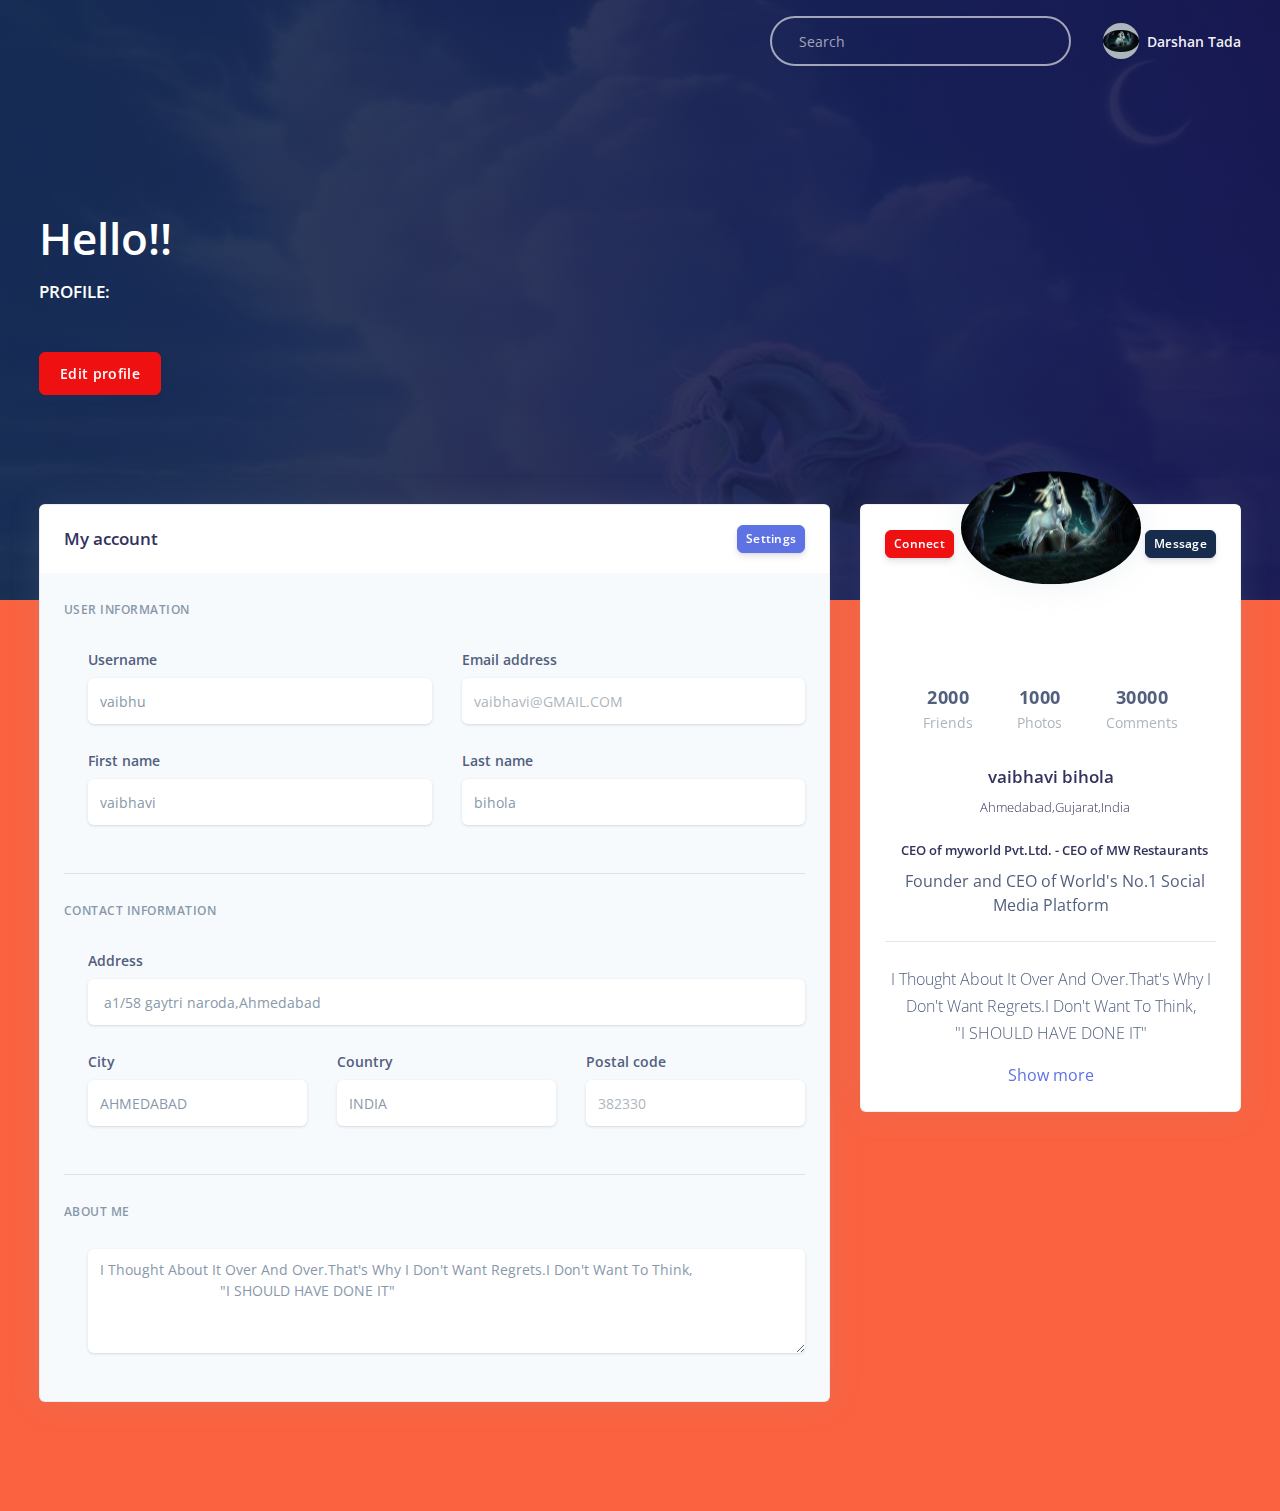
<file: modual-1-2/manage-profile/index.html>
<!DOCTYPE html>

<html>
    <head>
        <meta charset="utf-8">
        <meta http-equiv="X-UA-Compatible" content="IE=edge">
        <title></title>
        <meta name="description" content="">
        <meta name="viewport" content="width=device-width, initial-scale=1">
        <link rel="stylesheet" href="new.css">
    </head>
    <body>
        <link href="https://fonts.googleapis.com/css?family=Open+Sans:300,400,600,700" rel="stylesheet">

        <body> 
          <div class="main-content">
            <!-- Top navbar -->
            <nav class="navbar navbar-top navbar-expand-md navbar-dark" id="navbar-main">
              <div class="container-fluid">
               
                <form class="navbar-search navbar-search-dark form-inline mr-3 d-none d-md-flex ml-lg-auto">
                  <div class="form-group mb-0">
                    <div class="input-group input-group-alternative">
                      <div class="input-group-prepend">
                        <span class="input-group-text"><i class="fas fa-search"></i></span>
                      </div>
                      <input class="form-control" placeholder="Search" type="text">
                    </div>
                  </div>
                </form>
                <!-- User -->
                <ul class="navbar-nav align-items-center d-none d-md-flex">
                  <li class="nav-item dropdown">
                    <a class="nav-link pr-0" href="#" role="button" data-toggle="dropdown" aria-haspopup="true" aria-expanded="false">
                      <div class="media align-items-center">
                        <span class="avatar avatar-sm rounded-circle">
                          <img alt="Image placeholder" src="profile.jpg">
                        </span>
                        <div class="media-body ml-2 d-none d-lg-block">
                          <span class="mb-0 text-sm  font-weight-bold">Darshan Tada</span>
                        </div>
                      </div>
                    </a>
                    <div class="dropdown-menu dropdown-menu-arrow dropdown-menu-right">
                      <div class=" dropdown-header noti-title">
                        <h6 class="text-overflow m-0">Welcome!</h6>
                      </div>
                      <a href="../examples/profile.html" class="dropdown-item">
                        <i class="ni ni-single-02"></i>
                        <span>My profile</span> -->
                      </a>
                      <a href="../examples/profile.html" class="dropdown-item">
                        <i class="ni ni-settings-gear-65"></i>
                        <span>Settings</span>
                      </a>
                      <a href="../examples/profile.html" class="dropdown-item">
                        <i class="ni ni-calendar-grid-58"></i>
                        <span>Activity</span>
                      </a>
                      <a href="../examples/profile.html" class="dropdown-item">
                        <i class="ni ni-support-16"></i>
                        <span>Support</span>
                      </a>
                      <div class="dropdown-divider"></div>
                      <a href="#!" class="dropdown-item">
                        <i class="ni ni-user-run"></i>
                        <span>Logout</span>
                      </a>
                    </div>
                  </li>
                </ul>
              </div>
            </nav>
            <!-- Header -->
            <div class="header pb-8 pt-5 pt-lg-8 d-flex align-items-center" style="min-height: 600px; background-image: url(bg.jpg); background-size: cover; background-position: center;">
              <!-- Mask -->
              <span class="mask bg-gradient-default opacity-8"></span>
              <!-- Header container -->
              <div class="container-fluid d-flex align-items-center">
                <div class="row">
                  <div class="col-lg-7 col-md-10">
                    <h1 class="display-2 text-white">Hello!!</h1>
                    <h3 class="text-white mt-0 mb-5">PROFILE: </h3>
                    <a href="#!" class="btn btn-info">Edit profile</a>
                  </div>
                </div>
              </div>
            </div>
            <!-- Page content -->
            <div class="container-fluid mt--7 mb-3">
              <div class="row">
                <div class="col-xl-4 order-xl-2 mb-5 mb-xl-0">
                  <div class="card card-profile shadow">
                    <div class="row justify-content-center">
                      <div class="col-lg-3 order-lg-2">
                        <div class="card-profile-image">
                          <a href="#">
                            <img src="profile.jpg" class="rounded-circle">
                          </a>
                        </div>
                      </div>
                    </div>
                    <div class="card-header text-center border-0 pt-8 pt-md-4 pb-0 pb-md-4">
                      <div class="d-flex justify-content-between">
                        <a href="#" class="btn btn-sm btn-info mr-4">Connect</a>
                        <a href="#" class="btn btn-sm btn-default float-right">Message</a>
                      </div>
                    </div>
                    <div class="card-body pt-0 pt-md-4">
                      <div class="row">
                        <div class="col">
                          <div class="card-profile-stats d-flex justify-content-center mt-md-5">
                            <div>
                              <span class="heading">2000</span>
                              <span class="description">Friends</span>
                            </div>
                            <div>
                              <span class="heading">1000</span>
                              <span class="description">Photos</span>
                            </div>
                            <div>
                              <span class="heading">30000</span>
                              <span class="description">Comments</span>
                            </div>
                          </div>
                        </div>
                      </div>
                      <div class="text-center">
                        <h3>
                          vaibhavi bihola<span class="font-weight-light"></span>
                        </h3>
                        <div class="h5 font-weight-300">
                          <i class="ni location_pin mr-2"></i>Ahmedabad,Gujarat,India
                        </div>
                        <div class="h5 mt-4">
                          <i class="ni business_briefcase-24 mr-2"></i>CEO of myworld Pvt.Ltd. - CEO of MW Restaurants                        </div>
                        <div>
                          <i class="ni education_hat mr-2"></i>Founder and CEO of World's No.1 Social Media Platform
                        </div>
                        <hr class="my-4">
                        <p>I Thought About It Over And Over.That's Why I Don't Want Regrets.I Don't Want To Think,<br>"I SHOULD HAVE DONE IT"</p>
                        <a href="#">Show more</a>
                      </div>
                    </div>
                  </div>
                </div>
                <div class="col-xl-8 order-xl-1">
                  <div class="card bg-secondary shadow">
                    <div class="card-header bg-white border-0">
                      <div class="row align-items-center">
                        <div class="col-8">
                          <h3 class="mb-0">My account</h3>
                        </div>
                        <div class="col-4 text-right">
                          <a href="#!" class="btn btn-sm btn-primary">Settings</a>
                        </div>
                      </div>
                    </div>
                    <div class="card-body">
                      <form>
                        <h6 class="heading-small text-muted mb-4">User information</h6>
                        <div class="pl-lg-4">
                          <div class="row">
                            <div class="col-lg-6">
                              <div class="form-group focused">
                                <label class="form-control-label" for="input-username">Username</label>
                                <input type="text" id="input-username" class="form-control form-control-alternative" placeholder="Username" value="vaibhu">
                              </div>
                            </div>
                            <div class="col-lg-6">
                              <div class="form-group">
                                <label class="form-control-label" for="input-email">Email address</label>
                                <input type="email" id="input-email" class="form-control form-control-alternative" placeholder="vaibhavi@GMAIL.COM">
                              </div>
                            </div>
                          </div>
                          <div class="row">
                            <div class="col-lg-6">
                              <div class="form-group focused">
                                <label class="form-control-label" for="input-first-name">First name</label>
                                <input type="text" id="input-first-name" class="form-control form-control-alternative" placeholder="First name" value="vaibhavi">
                              </div>
                            </div>
                            <div class="col-lg-6">
                              <div class="form-group focused">
                                <label class="form-control-label" for="input-last-name">Last name</label>
                                <input type="text" id="input-last-name" class="form-control form-control-alternative" placeholder="Last name" value="bihola">
                              </div>
                            </div>
                          </div>
                        </div>
                        <hr class="my-4">
                        <!-- Address -->
                        <h6 class="heading-small text-muted mb-4">Contact information</h6>
                        <div class="pl-lg-4">
                          <div class="row">
                            <div class="col-md-12">
                              <div class="form-group focused">
                                <label class="form-control-label" for="input-address">Address</label>
                                <input id="input-address" class="form-control form-control-alternative" placeholder="Home Address" value=" a1/58 gaytri naroda,Ahmedabad" type="text">
                              </div>
                            </div>
                          </div>
                          <div class="row">
                            <div class="col-lg-4">
                              <div class="form-group focused">
                                <label class="form-control-label" for="input-city">City</label>
                                <input type="text" id="input-city" class="form-control form-control-alternative" placeholder="City" value="AHMEDABAD">
                              </div>
                            </div>
                            <div class="col-lg-4">
                              <div class="form-group focused">
                                <label class="form-control-label" for="input-country">Country</label>
                                <input type="text" id="input-country" class="form-control form-control-alternative" placeholder="Country" value="INDIA">
                              </div>
                            </div>
                            <div class="col-lg-4">
                              <div class="form-group">
                                <label class="form-control-label" for="input-country">Postal code</label>
                                <input type="number" id="input-postal-code" class="form-control form-control-alternative" placeholder="382330">
                              </div>
                            </div>
                          </div>
                        </div>
                        <hr class="my-4">
                        <!-- Description -->
                        <h6 class="heading-small text-muted mb-4">About me</h6>
                        <div class="pl-lg-4">
                          <div class="form-group focused">
                            
                            <textarea rows="4" class="form-control form-control-alternative" placeholder="A few words about you ...">I Thought About It Over And Over.That's Why I Don't Want Regrets.I Don't Want To Think,
                              "I SHOULD HAVE DONE IT"</textarea>
                          </div>
                        </div>
                      </form>
                    </div>
                  </div>
                </div>
              </div>
            </div>
          </div>
          <footer class="footer">
            <div class="row align-items-center justify-content-xl-between">
              <div class="col-xl-6 m-auto text-center">
                <div class="copyright">
      
                </div>
              </div>
            </div>
          </footer>
        </body>
        
        <script src="" async defer></script>
    </body>
</html>
</file>
<file: modual-1-2/manage-profile/new.css>
:root {
    --blue: #5e72e4;
    --indigo: #5603ad;
    --purple: #8965e0;
    --pink: #f3a4b5;
    --red: #f5365c;
    --orange: #fb6340;
    --yellow: #ffd600;
    --green: #2dce89;
    --teal: #11cdef;
    --cyan: #2bffc6;
    --white: #fff;
    --gray: #8898aa;
    --gray-dark: #32325d;
    --light: #ced4da;
    --lighter: #e9ecef;
    --primary: #5e72e4;
    --secondary: #f7fafc;
    --success: #2dce89;
    --info: #11cdef;
    --warning: #fb6340;
    --danger: #f5365c;
    --light: #adb5bd;
    --dark: #212529;
    --default: #172b4d;
    --white: #fff;
    --neutral: #fff;
    --darker: black;
    --breakpoint-xs: 0;
    --breakpoint-sm: 576px;
    --breakpoint-md: 768px;
    --breakpoint-lg: 992px;
    --breakpoint-xl: 1200px;
    --font-family-sans-serif: Open Sans, sans-serif;
    --font-family-monospace: SFMono-Regular, Menlo, Monaco, Consolas, 'Liberation Mono', 'Courier New', monospace;
  }
  
  *,
  *::before,
  *::after {
    box-sizing: border-box;
  }
  
  html {
    font-family: sans-serif;
    line-height: 1.15;
    -webkit-text-size-adjust: 100%;
    -ms-text-size-adjust: 100%;
    
    -ms-overflow-style: scrollbar;
    -webkit-tap-highlight-color: rgba(0, 0, 0, 0);
  }
  
  @-ms-viewport {
    width: device-width;
  }
  
  figcaption,
  footer,
  header,
  main,
  nav,
  section {
    display: block;
  }
  
  body {
    font-family: Open Sans, sans-serif;
    font-size: 1rem;
    font-weight: 400;
    line-height: 1.5;
    margin: 0;
    text-align: left;
    color: #525f7f;
    background-color: #fb6340;;
    margin-bottom: 2cm;
  }
  
  [tabindex='-1']:focus {
    outline: 0 !important;
  }
  
  hr {
    overflow: visible;
    box-sizing: content-box;
    height: 0;
  }
  
  h1,
  h3,
  h4,
  h5,
  h6 {
    margin-top: 0;
    margin-bottom: 0cm;
  }
  .mb-3{
    margin-bottom: 2em;
  }
  p {
    margin-top: 0;
    margin-bottom: 1rem;
  }
  
  address {
    font-style: normal;
    line-height: inherit;
    margin-bottom: 1rem;
  }
  
  ul {
    margin-top: 0;
    margin-bottom: 1rem;
  }
  
  ul ul {
    margin-bottom: 0;
  }
  
  dfn {
    font-style: italic;
  }
  
  strong {
    font-weight: bolder;
  }
  
  a {
    text-decoration: none;
    color: #5e72e4;
    background-color: transparent;
    -webkit-text-decoration-skip: objects;
  }
  
  a:hover {
    text-decoration: none;
    color: #233dd2;
  }
  
  a:not([href]):not([tabindex]) {
    text-decoration: none;
    color: inherit;
  }
  
  a:not([href]):not([tabindex]):hover,
  a:not([href]):not([tabindex]):focus {
    text-decoration: none;
    color: inherit;
  }
  
  a:not([href]):not([tabindex]):focus {
    outline: 0;
  }
  
  code {
    font-family: SFMono-Regular, Menlo, Monaco, Consolas, 'Liberation Mono', 'Courier New', monospace;
    font-size: 1em;
  }
  
  img {
    vertical-align: middle;
    border-style: none;
  }
  
  caption {
    padding-top: 1rem;
    padding-bottom: 1rem;
    caption-side: bottom;
    text-align: left;
    color: #8898aa;
  }
  
  label {
    display: inline-block;
    margin-bottom: .5rem;
  }
  
  button {
    border-radius: 0;
  }
  
  button:focus {
    outline: 1px dotted;
    outline: 5px auto -webkit-focus-ring-color;
  }
  
  input,
  button,
  textarea {
    font-family: inherit;
    font-size: inherit;
    line-height: inherit;
    margin: 0;
  }
  
  button,
  input {
    overflow: visible;
  }
  
  button {
    text-transform: none;
  }
  
  button,
  html [type='button'],
  [type='reset'],
  [type='submit'] {
    -webkit-appearance: button;
  }
  
  button::-moz-focus-inner,
  [type='button']::-moz-focus-inner,
  [type='reset']::-moz-focus-inner,
  [type='submit']::-moz-focus-inner {
    padding: 0;
    border-style: none;
  }
  
  input[type='radio'],
  input[type='checkbox'] {
    box-sizing: border-box;
    padding: 0;
  }
  
  input[type='date'],
  input[type='time'],
  input[type='datetime-local'],
  input[type='month'] {
    -webkit-appearance: listbox;
  }
  
  textarea {
    overflow: auto;
    resize: vertical;
  }
  
  legend {
    font-size: 1.5rem;
    line-height: inherit;
    display: block;
    width: 100%;
    max-width: 100%;
    margin-bottom: .5rem;
    padding: 0;
    white-space: normal;
    color: inherit;
  }
  
  progress {
    vertical-align: baseline;
  }
  
  [type='number']::-webkit-inner-spin-button,
  [type='number']::-webkit-outer-spin-button {
    height: auto;
  }
  
  [type='search'] {
    outline-offset: -2px;
    -webkit-appearance: none;
  }
  
  [type='search']::-webkit-search-cancel-button,
  [type='search']::-webkit-search-decoration { -webkit-appearance: none;
  }
  
  ::-webkit-file-upload-button {
    font: inherit;
    -webkit-appearance: button;
  }
  
  [hidden] {
    display: none !important;
  }
  
  h1,
  h3,
  h4,
  h5,
  h6,
  .h1,
  .h3,
  .h4,
  .h5,
  .h6 {
    font-family: inherit;
    font-weight: 600;
    line-height: 1.5;
    margin-bottom: .5rem;
    color: #32325d;
  }
  
  h1,
  .h1 {
    font-size: 1.625rem;
  }
  
  h3,
  .h3 {
    font-size: 1.0625rem;
  }
  
  h4,
  .h4 {
    font-size: .9375rem;
  }
  
  h5,
  .h5 {
    font-size: .8125rem;
  }
  
  h6,
  .h6 {
    font-size: .625rem;
  }
  
  .display-2 {
    font-size: 2.75rem;
    font-weight: 600;
    line-height: 1.5;
  }
  
  hr {
    margin-top: 2rem;
    margin-bottom: 2rem;
    border: 0;
    border-top: 1px solid rgba(0, 0, 0, .1);
  }
  
  code {
    font-size: 87.5%;
    word-break: break-word;
    color: #f3a4b5;
  }
  
  a>code {
    color: inherit;
  }
  
  .container {
    width: 100%;
    margin-right: auto;
    margin-left: auto;
    padding-right: 15px;
    padding-left: 15px;
  }
  
  @media (min-width: 576px) {
    .container {
      max-width: 540px;
    }
  }
  
  @media (min-width: 768px) {
    .container {
      max-width: 720px;
    }
  }
  
  @media (min-width: 992px) {
    .container {
      max-width: 960px;
    }
  }
  
  @media (min-width: 1200px) {
    .container {
      max-width: 1140px;
    }
  }
  
  .container-fluid {
    width: 100%;
    margin-right: auto;
    margin-left: auto;
    padding-right: 15px;
    padding-left: 15px;
  }
  
  .row {
    display: flex;
    margin-right: -15px;
    margin-left: -15px;
    flex-wrap: wrap;
  }
  
  .col-4,
  .col-8,
  .col,
  .col-md-10,
  .col-md-12,
  .col-lg-3,
  .col-lg-4,
  .col-lg-6,
  .col-lg-7,
  .col-xl-4,
  .col-xl-6,
  .col-xl-8 {
    position: relative;
    width: 100%;
    min-height: 1px;
    padding-right: 15px;
    padding-left: 15px;
  }
  
  .col {
    max-width: 100%;
    flex-basis: 0;
    flex-grow: 1;
  }
  
  .col-4 {
    max-width: 33.33333%;
    flex: 0 0 33.33333%;
  }
  
  .col-8 {
    max-width: 66.66667%;
    flex: 0 0 66.66667%;
  }
  
  @media (min-width: 768px) {
  
    .col-md-10 {
      max-width: 83.33333%;
      flex: 0 0 83.33333%;
    }
  
    .col-md-12 {
      max-width: 100%;
      flex: 0 0 100%;
    }
  }
  
  @media (min-width: 992px) {
  
    .col-lg-3 {
      max-width: 25%;
      flex: 0 0 25%;
    }
  
    .col-lg-4 {
      max-width: 33.33333%;
      flex: 0 0 33.33333%;
    }
  
    .col-lg-6 {
      max-width: 50%;
      flex: 0 0 50%;
    }
  
    .col-lg-7 {
      max-width: 58.33333%;
      flex: 0 0 58.33333%;
    }
  
    .order-lg-2 {
      order: 2;
    }
  }
  
  @media (min-width: 1200px) {
  
    .col-xl-4 {
      max-width: 33.33333%;
      flex: 0 0 33.33333%;
    }
  
    .col-xl-6 {
      max-width: 50%;
      flex: 0 0 50%;
    }
  
    .col-xl-8 {
      max-width: 66.66667%;
      flex: 0 0 66.66667%;
    }
  
    .order-xl-1 {
      order: 1;
    }
  
    .order-xl-2 {
      order: 2;
    }
  }
  
  .form-control {
    font-size: 1rem;
    line-height: 1.5;
    display: block;
    width: 100%;
    height: calc(2.75rem + 2px);
    padding: .625rem .75rem;
    transition: all .2s cubic-bezier(.68, -.55, .265, 1.55);
    color: #8898aa;
    border: 1px solid #cad1d7;
    border-radius: .375rem;
    background-color: #fff;
    background-clip: padding-box;
    box-shadow: none;
  }
  
  @media screen and (prefers-reduced-motion: reduce) {
    .form-control {
      transition: none;
    }
  }
  
  .form-control::-ms-expand {
    border: 0;
    background-color: transparent;
  }
  
  .form-control:focus {
    color: #8898aa;
    border-color: rgba(50, 151, 211, .25);
    outline: 0;
    background-color: #fff;
    box-shadow: none, none;
  }
  
  .form-control:-ms-input-placeholder {
    opacity: 1;
    color: #adb5bd;
  }
  
  .form-control::-ms-input-placeholder {
    opacity: 1;
    color: #adb5bd;
  }
  
  .form-control::placeholder {
    opacity: 1;
    color: #adb5bd;
  }
  
  .form-control:disabled,
  .form-control[readonly] {
    opacity: 1;
    background-color: #e9ecef;
  }
  
  textarea.form-control {
    height: auto;
  }
  
  .form-group {
    margin-bottom: 1.5rem;
  }
  
  .form-inline {
    display: flex;
    flex-flow: row wrap;
    align-items: center;
  }
  
  @media (min-width: 576px) {
    .form-inline label {
      display: flex;
      margin-bottom: 0;
      align-items: center;
      justify-content: center;
    }
  
    .form-inline .form-group {
      display: flex;
      margin-bottom: 0;
      flex: 0 0 auto;
      flex-flow: row wrap;
      align-items: center;
    }
  
    .form-inline .form-control {
      display: inline-block;
      width: auto;
      vertical-align: middle;
    }
  
    .form-inline .input-group {
      width: auto;
    }
  }
  
  .btn {
    font-size: 1rem;
    font-weight: 600;
    line-height: 1.5;
    display: inline-block;
    padding: .625rem 1.25rem;
    -webkit-user-select: none;
    -moz-user-select: none;
    -ms-user-select: none;
    user-select: none;
    transition: color .15s ease-in-out, background-color .15s ease-in-out, border-color .15s ease-in-out, box-shadow .15s ease-in-out;
    text-align: center;
    vertical-align: middle;
    white-space: nowrap;
    border: 1px solid transparent;
    border-radius: .375rem;
  }
  
  @media screen and (prefers-reduced-motion: reduce) {
    .btn {
      transition: none;
    }
  }
  
  .btn:hover,
  .btn:focus {
    text-decoration: none;
  }
  
  .btn:focus {
    outline: 0;
    box-shadow: 0 7px 14px rgba(50, 50, 93, .1), 0 3px 6px rgba(0, 0, 0, .08);
  }
  
  .btn:disabled {
    opacity: .65;
    box-shadow: none;
  }
  
  .btn:not(:disabled):not(.disabled) {
    cursor: pointer;
  }
  
  .btn:not(:disabled):not(.disabled):active {
    box-shadow: none;
  }
  
  .btn:not(:disabled):not(.disabled):active:focus {
    box-shadow: 0 7px 14px rgba(50, 50, 93, .1), 0 3px 6px rgba(0, 0, 0, .08), none;
  }
  
  .btn-primary {
    color: #fff;
    border-color: #5e72e4;
    background-color: #5e72e4;
    box-shadow: 0 4px 6px rgba(50, 50, 93, .11), 0 1px 3px rgba(0, 0, 0, .08);
  }
  
  .btn-primary:hover {
    color: #fff;
    border-color: #5e72e4;
    background-color: #5e72e4;
  }
  
  .btn-primary:focus {
    box-shadow: 0 4px 6px rgba(50, 50, 93, .11), 0 1px 3px rgba(0, 0, 0, .08), 0 0 0 0 rgba(94, 114, 228, .5);
  }
  
  .btn-primary:disabled {
    color: #fff;
    border-color: #5e72e4;
    background-color: #5e72e4;
  }
  
  .btn-primary:not(:disabled):not(.disabled):active {
    color: #fff;
    border-color: #5e72e4;
    background-color: #324cdd;
  }
  
  .btn-primary:not(:disabled):not(.disabled):active:focus {
    box-shadow: none, 0 0 0 0 rgba(94, 114, 228, .5);
  }
  
  .btn-info {
    color: #fff;
    border-color: #ef1111;
    background-color: #ef1111;
    box-shadow: 0 4px 6px rgba(50, 50, 93, .11), 0 1px 3px rgba(0, 0, 0, .08);
  }
  
  .btn-info:hover {
    color: #fff;
    border-color: #11cdef;
    background-color: #11cdef;
  }
  
  .btn-info:focus {
    box-shadow: 0 4px 6px rgba(50, 50, 93, .11), 0 1px 3px rgba(0, 0, 0, .08), 0 0 0 0 rgba(17, 205, 239, .5);
  }
  
  .btn-info:disabled {
    color: #fff;
    border-color: #11cdef;
    background-color: #11cdef;
  }
  
  .btn-info:not(:disabled):not(.disabled):active {
    color: #fff;
    border-color: #11cdef;
    background-color: #0da5c0;
  }
  
  .btn-info:not(:disabled):not(.disabled):active:focus {
    box-shadow: none, 0 0 0 0 rgba(17, 205, 239, .5);
  }
  
  .btn-default {
    color: #fff;
    border-color: #172b4d;
    background-color: #172b4d;
    box-shadow: 0 4px 6px rgba(50, 50, 93, .11), 0 1px 3px rgba(0, 0, 0, .08);
  }
  
  .btn-default:hover {
    color: #fff;
    border-color: #172b4d;
    background-color: #172b4d;
  }
  
  .btn-default:focus {
    box-shadow: 0 4px 6px rgba(50, 50, 93, .11), 0 1px 3px rgba(0, 0, 0, .08), 0 0 0 0 rgba(23, 43, 77, .5);
  }
  
  .btn-default:disabled {
    color: #fff;
    border-color: #172b4d;
    background-color: #172b4d;
  }
  
  .btn-default:not(:disabled):not(.disabled):active {
    color: #fff;
    border-color: #172b4d;
    background-color: #0b1526;
  }
  
  .btn-default:not(:disabled):not(.disabled):active:focus {
    box-shadow: none, 0 0 0 0 rgba(23, 43, 77, .5);
  }
  
  .btn-sm {
    font-size: .875rem;
    line-height: 1.5;
    padding: .25rem .5rem;
    border-radius: .375rem;
  }
  
  .dropdown {
    position: relative;
  }
  
  .dropdown-menu {
    font-size: 1rem;
    position: absolute;
    z-index: 1000;
    top: 100%;
    left: 0;
    display: none;
    float: left;
    min-width: 10rem;
    margin: .125rem 0 0;
    padding: .5rem 0;
    list-style: none;
    text-align: left;
    color: #525f7f;
    border: 0 solid rgba(0, 0, 0, .15);
    border-radius: .4375rem;
    background-color: #fff;
    background-clip: padding-box;
    box-shadow: 0 50px 100px rgba(50, 50, 93, .1), 0 15px 35px rgba(50, 50, 93, .15), 0 5px 15px rgba(0, 0, 0, .1);
  }
  
  .dropdown-menu.show {
    display: block;
    opacity: 1;
  }
  
  .dropdown-menu-right {
    right: 0;
    left: auto;
  }
  
  .dropdown-menu[x-placement^='top'],
  .dropdown-menu[x-placement^='right'],
  .dropdown-menu[x-placement^='bottom'],
  .dropdown-menu[x-placement^='left'] {
    right: auto;
    bottom: auto;
  }
  
  .dropdown-divider {
    overflow: hidden;
    height: 0;
    margin: .5rem 0;
    border-top: 1px solid #e9ecef;
  }
  
  .dropdown-item {
    font-weight: 400;
    display: block;
    clear: both;
    width: 100%;
    padding: .25rem 1.5rem;
    text-align: inherit;
    white-space: nowrap;
    color: #212529;
    border: 0;
    background-color: transparent;
  }
  
  .dropdown-item:hover,
  .dropdown-item:focus {
    text-decoration: none;
    color: #16181b;
    background-color: #f6f9fc;
  }
  
  .dropdown-item:active {
    text-decoration: none;
    color: #fff;
    background-color: #5e72e4;
  }
  
  .dropdown-item:disabled {
    color: #8898aa;
    background-color: transparent;
  }
  
  .dropdown-header {
    font-size: .875rem;
    display: block;
    margin-bottom: 0;
    padding: .5rem 1.5rem;
    white-space: nowrap;
    color: #8898aa;
  }
  
  .input-group {
    position: relative;
    display: flex;
    width: 100%;
    flex-wrap: wrap;
    align-items: stretch;
  }
  
  .input-group>.form-control {
    position: relative;
    width: 1%;
    margin-bottom: 0;
    flex: 1 1 auto;
  }
  
  .input-group>.form-control+.form-control {
    margin-left: -1px;
  }
  
  .input-group>.form-control:focus {
    z-index: 3;
  }
  
  .input-group>.form-control:not(:last-child) {
    border-top-right-radius: 0;
    border-bottom-right-radius: 0;
  }
  
  .input-group>.form-control:not(:first-child) {
    border-top-left-radius: 0;
    border-bottom-left-radius: 0;
  }
  
  .input-group-prepend {
    display: flex;
  }
  
  .input-group-prepend .btn {
    position: relative;
    z-index: 2;
  }
  
  .input-group-prepend .btn+.btn,
  .input-group-prepend .btn+.input-group-text,
  .input-group-prepend .input-group-text+.input-group-text,
  .input-group-prepend .input-group-text+.btn {
    margin-left: -1px;
  }
  
  .input-group-prepend {
    margin-right: -1px;
  }
  
  .input-group-text {
    font-size: 1rem;
    font-weight: 400;
    line-height: 1.5;
    display: flex;
    margin-bottom: 0;
    padding: .625rem .75rem;
    text-align: center;
    white-space: nowrap;
    color: #adb5bd;
    border: 1px solid #cad1d7;
    border-radius: .375rem;
    background-color: #fff;
    align-items: center;
  }
  
  .input-group-text input[type='radio'],
  .input-group-text input[type='checkbox'] {
    margin-top: 0;
  }
  
  .input-group>.input-group-prepend>.btn,
  .input-group>.input-group-prepend>.input-group-text {
    border-top-right-radius: 0;
    border-bottom-right-radius: 0;
  }
  
  .input-group>.input-group-prepend:not(:first-child)>.btn,
  .input-group>.input-group-prepend:not(:first-child)>.input-group-text,
  .input-group>.input-group-prepend:first-child>.btn:not(:first-child),
  .input-group>.input-group-prepend:first-child>.input-group-text:not(:first-child) {
    border-top-left-radius: 0;
    border-bottom-left-radius: 0;
  }
  
  .nav {
    display: flex;
    margin-bottom: 0;
    padding-left: 0;
    list-style: none;
    flex-wrap: wrap;
  }
  
  .nav-link {
    display: block;
    padding: .25rem .75rem;
  }
  
  .nav-link:hover,
  .nav-link:focus {
    text-decoration: none;
  }
  
  .navbar {
    position: relative;
    display: flex;
    padding: 1rem 1rem;
    flex-wrap: wrap;
    align-items: center;
    justify-content: space-between;
  }
  
  .navbar>.container,
  .navbar>.container-fluid {
    display: flex;
    flex-wrap: wrap;
    align-items: center;
    justify-content: space-between;
  }
  
  .navbar-nav {
    display: flex;
    flex-direction: column;
    margin-bottom: 0;
    padding-left: 0;
    list-style: none;
  }
  
  .navbar-nav .nav-link {
    padding-right: 0;
    padding-left: 0;
  }
  
  .navbar-nav .dropdown-menu {
    position: static;
    float: none;
  }
  
  @media (max-width: 767.98px) {
  
    .navbar-expand-md>.container,
    .navbar-expand-md>.container-fluid {
      padding-right: 0;
      padding-left: 0;
    }
  }
  
  @media (min-width: 768px) {
    .navbar-expand-md {
      flex-flow: row nowrap;
      justify-content: flex-start;
    }
  
    .navbar-expand-md .navbar-nav {
      flex-direction: row;
    }
  
    .navbar-expand-md .navbar-nav .dropdown-menu {
      position: absolute;
    }
  
    .navbar-expand-md .navbar-nav .nav-link {
      padding-right: 1rem;
      padding-left: 1rem;
    }
  
    .navbar-expand-md>.container,
    .navbar-expand-md>.container-fluid {
      flex-wrap: nowrap;
    }
  }
  
  .navbar-dark .navbar-nav .nav-link {
    color: rgba(255, 255, 255, .95);
  }
  
  .navbar-dark .navbar-nav .nav-link:hover,
  .navbar-dark .navbar-nav .nav-link:focus {
    color: rgba(255, 255, 255, .65);
  }
  
  .card {
    position: relative;
    display: flex;
    flex-direction: column;
    min-width: 0;
    word-wrap: break-word;
    border: 1px solid rgba(0, 0, 0, .05);
    border-radius: .375rem;
    background-color: #fff;
    background-clip: border-box;
  }
  
  .card>hr {
    margin-right: 0;
    margin-left: 0;
  }
  
  .card-body {
    padding: 1.5rem;
    flex: 1 1 auto;
  }
  
  .card-header {
    margin-bottom: 0;
    padding: 1.25rem 1.5rem;
    border-bottom: 1px solid rgba(0, 0, 0, .05);
    background-color: #fff;
  }
  
  .card-header:first-child {
    border-radius: calc(.375rem - 1px) calc(.375rem - 1px) 0 0;
  }
  
  @keyframes progress-bar-stripes {
    from {
      background-position: 1rem 0;
    }
  
    to {
      background-position: 0 0;
    }
  }
  
  .progress {
    font-size: .75rem;
    display: flex;
    overflow: hidden;
    height: 1rem;
    border-radius: .375rem;
    background-color: #e9ecef;
    box-shadow: inset 0 .1rem .1rem rgba(0, 0, 0, .1);
  }
  
  .media {
    display: flex;
    align-items: flex-start;
  }
  
  .media-body {
    flex: 1 1;
  }
  
  .bg-secondary {
    background-color: #f7fafc !important;
  }
  
  a.bg-secondary:hover,
  a.bg-secondary:focus,
  button.bg-secondary:hover,
  button.bg-secondary:focus {
    background-color: #d2e3ee !important;
  }
  
  .bg-default {
    background-color: #172b4d !important;
  }
  
  a.bg-default:hover,
  a.bg-default:focus,
  button.bg-default:hover,
  button.bg-default:focus {
    background-color: #0b1526 !important;
  }
  
  .bg-white {
    background-color: #fff !important;
  }
  
  a.bg-white:hover,
  a.bg-white:focus,
  button.bg-white:hover,
  button.bg-white:focus {
    background-color: #e6e6e6 !important;
  }
  
  .bg-white {
    background-color: #fff !important;
  }
  
  .border-0 {
    border: 0 !important;
  }
  
  .rounded-circle {
    border-radius: 50% !important;
  }
  
  .d-none {
    display: none !important;
  }
  
  .d-flex {
    display: flex !important;
  }
  
  @media (min-width: 768px) {
  
    .d-md-flex {
      display: flex !important;
    }
  }
  
  @media (min-width: 992px) {
  
    .d-lg-inline-block {
      display: inline-block !important;
    }
  
    .d-lg-block {
      display: block !important;
    }
  }
  
  .justify-content-center {
    justify-content: center !important;
  }
  
  .justify-content-between {
    justify-content: space-between !important;
  }
  
  .align-items-center {
    align-items: center !important;
  }
  
  @media (min-width: 1200px) {
  
    .justify-content-xl-between {
      justify-content: space-between !important;
    }
  }
  
  .float-right {
    float: right !important;
  }
  
  .shadow,
  .card-profile-image img {
    box-shadow: 0 0 2rem 0 rgba(136, 152, 170, .15) !important;
  }
  
  .m-0 {
    margin: 0 !important;
  }
  
  .mt-0 {
    margin-top: 0 !important;
  }
  
  .mb-0 {
    margin-bottom: 0 !important;
  }
  
  .mr-2 {
    margin-right: .5rem !important;
  }
  
  .ml-2 {
    margin-left: .5rem !important;
  }
  
  .mr-3 {
    margin-right: 1rem !important;
  }
  
  .mt-4,
  .my-4 {
    margin-top: 1.5rem !important;
  }
  
  .mr-4 {
    margin-right: 1.5rem !important;
  }
  
  .mb-4,
  .my-4 {
    margin-bottom: 1.5rem !important;
  }
  
  .mb-5 {
    margin-bottom: 3rem !important;
  }
  
  .mt--7 {
    margin-top: -6rem !important;
  }
  
  .pt-0 {
    padding-top: 0 !important;
  }
  
  .pr-0 {
    padding-right: 0 !important;
  }
  
  .pb-0 {
    padding-bottom: 0 !important;
  }
  
  .pt-5 {
    padding-top: 3rem !important;
  }
  
  .pt-8 {
    padding-top: 8rem !important;
  }
  
  .pb-8 {
    padding-bottom: 8rem !important;
  }
  
  .m-auto {
    margin: auto !important;
  }
  
  @media (min-width: 768px) {
  
    .mt-md-5 {
      margin-top: 3rem !important;
    }
  
    .pt-md-4 {
      padding-top: 1.5rem !important;
    }
  
    .pb-md-4 {
      padding-bottom: 1.5rem !important;
    }
  }
  
  @media (min-width: 992px) {
  
    .pl-lg-4 {
      padding-left: 1.5rem !important;
    }
  
    .pt-lg-8 {
      padding-top: 8rem !important;
    }
  
    .ml-lg-auto {
      margin-left: auto !important;
    }
  }
  
  @media (min-width: 1200px) {
  
    .mb-xl-0 {
      margin-bottom: 0 !important;
    }
  }
  
  .text-right {
    text-align: right !important;
  }
  
  .text-center {
    text-align: center !important;
  }
  
  .text-uppercase {
    text-transform: uppercase !important;
  }
  
  .font-weight-light {
    font-weight: 300 !important;
  }
  
  .font-weight-bold {
    font-weight: 600 !important;
  }
  
  .text-white {
    color: #fff !important;
  }
  
  .text-white {
    color: #fff !important;
  }
  
  a.text-white:hover,
  a.text-white:focus {
    color: #e6e6e6 !important;
  }
  
  .text-muted {
    color: #8898aa !important;
  }
  
  @media print {
  
    *,
    *::before,
    *::after {
      box-shadow: none !important;
      text-shadow: none !important;
    }
  
    a:not(.btn) {
      text-decoration: underline;
    }
  
    img {
      page-break-inside: avoid;
    }
  
    p,
    h3 {
      orphans: 3;
      widows: 3;
    }
  
    h3 {
      page-break-after: avoid;
    }
  
    @page {
      size: a3;
    }
  
    body {
      min-width: 992px !important;
    }
  
    .container {
      min-width: 992px !important;
    }
  
    .navbar {
      display: none;
    }
  }
  
  figcaption,
  main {
    display: block;
  }
  
  main {
    overflow: hidden;
  }
  
  .bg-white {
    background-color: #fff !important;
  }
  
  a.bg-white:hover,
  a.bg-white:focus,
  button.bg-white:hover,
  button.bg-white:focus {
    background-color: #e6e6e6 !important;
  }
  
  .bg-gradient-default {
    background: linear-gradient(87deg, #172b4d 0, #1a174d 100%) !important;
  }
  
  .bg-gradient-default {
    background: linear-gradient(87deg, #172b4d 0, #1a174d 100%) !important;
  }
  
  @keyframes floating-lg {
    0% {
      transform: translateY(0px);
    }
  
    50% {
      transform: translateY(15px);
    }
  
    100% {
      transform: translateY(0px);
    }
  }
  
  @keyframes floating {
    0% {
      transform: translateY(0px);
    }
  
    50% {
      transform: translateY(10px);
    }
  
    100% {
      transform: translateY(0px);
    }
  }
  
  @keyframes floating-sm {
    0% {
      transform: translateY(0px);
    }
  
    50% {
      transform: translateY(5px);
    }
  
    100% {
      transform: translateY(0px);
    }
  }
  
  .opacity-8 {
    opacity: .8 !important;
  }
  
  .opacity-8 {
    opacity: .9 !important;
  }
  
  .center {
    left: 50%;
    transform: translateX(-50%);
  }
  
  [class*='shadow'] {
    transition: all .15s ease;
  }
  
  .font-weight-300 {
    font-weight: 300 !important;
  }
  
  .text-sm {
    font-size: .875rem !important;
  }
  
  .text-white {
    color: #fff !important;
  }
  
  a.text-white:hover,
  a.text-white:focus {
    color: #e6e6e6 !important;
  }
  
  .avatar {
    font-size: 1rem;
    display: inline-flex;
    width: 48px;
    height: 48px;
    color: #fff;
    border-radius: 50%;
    background-color: #adb5bd;
    align-items: center;
    justify-content: center;
  }
  
  .avatar img {
    width: 100%;
    border-radius: 50%;
  }
  
  .avatar-sm {
    font-size: .875rem;
    width: 36px;
    height: 36px;
  }
  
  .btn {
    font-size: .875rem;
    position: relative;
    transition: all .15s ease;
    letter-spacing: .025em;
    text-transform: none;
    will-change: transform;
  }
  
  .btn:hover {
    transform: translateY(-1px);
    box-shadow: 0 7px 14px rgba(50, 50, 93, .1), 0 3px 6px rgba(0, 0, 0, .08);
  }
  
  .btn:not(:last-child) {
    margin-right: .5rem;
  }
  
  .btn i:not(:first-child) {
    margin-left: .5rem;
  }
  
  .btn i:not(:last-child) {
    margin-right: .5rem;
  }
  
  .input-group .btn {
    margin-right: 0;
    transform: translateY(0);
  }
  
  .btn-sm {
    font-size: .75rem;
  }
  
  [class*='btn-outline-'] {
    border-width: 1px;
  }
  
  .card-profile-image {
    position: relative;
  }
  
  .card-profile-image img {
    position: absolute;
    left: 50%;
    max-width: 180px;
    transition: all .15s ease;
    transform: translate(-50%, -30%);
    border-radius: .375rem;
  }
  
  .card-profile-image img:hover {
    transform: translate(-50%, -33%);
  }
  
  .card-profile-stats {
    padding: 1rem 0;
  }
  
  .card-profile-stats>div {
    margin-right: 1rem;
    padding: .875rem;
    text-align: center;
  }
  
  .card-profile-stats>div:last-child {
    margin-right: 0;
  }
  
  .card-profile-stats>div .heading {
    font-size: 1.1rem;
    font-weight: bold;
    display: block;
  }
  
  .card-profile-stats>div .description {
    font-size: .875rem;
    color: #adb5bd;
  }
  
  .main-content {
    position: relative;
  }
  
  .main-content .navbar-top {
    position: absolute;
    z-index: 1;
    top: 0;
    left: 0;
    width: 100%;
    padding-right: 0 !important;
    padding-left: 0 !important;
    background-color: transparent;
  }
  
  @media (min-width: 768px) {
    .main-content .container-fluid {
      padding-right: 39px !important;
      padding-left: 39px !important;
    }
  }
  
  .dropdown {
    display: inline-block;
  }
  
  .dropdown-menu {
    min-width: 12rem;
  }
  
  .dropdown-menu .dropdown-item {
    font-size: .875rem;
    padding: .5rem 1rem;
  }
  
  .dropdown-menu .dropdown-item>i {
    font-size: 1rem;
    margin-right: 1rem;
    vertical-align: -17%;
  }
  
  .dropdown-header {
    font-size: .625rem;
    font-weight: 700;
    padding-right: 1rem;
    padding-left: 1rem;
    text-transform: uppercase;
    color: #f6f9fc;
  }
  
  .dropdown-menu a.media>div:first-child {
    line-height: 1;
  }
  
  .dropdown-menu a.media p {
    color: #8898aa;
  }
  
  .dropdown-menu a.media:hover .heading,
  .dropdown-menu a.media:hover p {
    color: #172b4d !important;
  }
  
  /* .footer {
    padding: 2.5rem 0;
    background: #f7fafc;
  } */
  
  .footer .nav .nav-item .nav-link {
    color: #8898aa !important;
  }
  
  .footer .nav .nav-item .nav-link:hover {
    color: #525f7f !important;
  }
  
  .footer .copyright {
    font-size: .875rem;
  }
  
  .form-control-label {
    font-size: .875rem;
    font-weight: 600;
    color: #525f7f;
  }
  
  .form-control {
    font-size: .875rem;
  }
  
  .form-control:focus:-ms-input-placeholder {
    color: #adb5bd;
  }
  
  .form-control:focus::-ms-input-placeholder {
    color: #adb5bd;
  }
  
  .form-control:focus::placeholder {
    color: #adb5bd;
  }
  
  textarea[resize='none'] {
    resize: none !important;
  }
  
  textarea[resize='both'] {
    resize: both !important;
  }
  
  textarea[resize='vertical'] {
    resize: vertical !important;
  }
  
  textarea[resize='horizontal'] {
    resize: horizontal !important;
  }
  
  .form-control-alternative {
    transition: box-shadow .15s ease;
    border: 0;
    box-shadow: 0 1px 3px rgba(50, 50, 93, .15), 0 1px 0 rgba(0, 0, 0, .02);
  }
  
  .form-control-alternative:focus {
    box-shadow: 0 4px 6px rgba(50, 50, 93, .11), 0 1px 3px rgba(0, 0, 0, .08);
  }
  
  .input-group {
    transition: all .15s ease;
    border-radius: .375rem;
    box-shadow: none;
  }
  
  .input-group .form-control {
    box-shadow: none;
  }
  
  .input-group .form-control:not(:first-child) {
    padding-left: 0;
    border-left: 0;
  }
  
  .input-group .form-control:not(:last-child) {
    padding-right: 0;
    border-right: 0;
  }
  
  .input-group .form-control:focus {
    box-shadow: none;
  }
  
  .input-group-text {
    transition: all .2s cubic-bezier(.68, -.55, .265, 1.55);
  }
  
  .input-group-alternative {
    transition: box-shadow .15s ease;
    border: 0;
    box-shadow: 0 1px 3px rgba(50, 50, 93, .15), 0 1px 0 rgba(0, 0, 0, .02);
  }
  
  .input-group-alternative .form-control,
  .input-group-alternative .input-group-text {
    border: 0;
    box-shadow: none;
  }
  
  .focused .input-group-alternative {
    box-shadow: 0 4px 6px rgba(50, 50, 93, .11), 0 1px 3px rgba(0, 0, 0, .08) !important;
  }
  
  .focused .input-group {
    box-shadow: none;
  }
  
  .focused .input-group-text {
    color: #8898aa;
    border-color: rgba(50, 151, 211, .25);
    background-color: #fff;
  }
  
  .focused .form-control {
    border-color: rgba(50, 151, 211, .25);
  }
  
  .header {
    position: relative;
  }
  
  .input-group {
    transition: all .15s ease;
    border-radius: .375rem;
    box-shadow: none;
  }
  
  .input-group .form-control {
    box-shadow: none;
  }
  
  .input-group .form-control:not(:first-child) {
    padding-left: 0;
    border-left: 0;
  }
  
  .input-group .form-control:not(:last-child) {
    padding-right: 0;
    border-right: 0;
  }
  
  .input-group .form-control:focus {
    box-shadow: none;
  }
  
  .input-group-text {
    transition: all .2s cubic-bezier(.68, -.55, .265, 1.55);
  }
  
  .input-group-alternative {
    transition: box-shadow .15s ease;
    border: 0;
    box-shadow: 0 1px 3px rgba(50, 50, 93, .15), 0 1px 0 rgba(0, 0, 0, .02);
  }
  
  .input-group-alternative .form-control,
  .input-group-alternative .input-group-text {
    border: 0;
    box-shadow: none;
  }
  
  .focused .input-group-alternative {
    box-shadow: 0 4px 6px rgba(50, 50, 93, .11), 0 1px 3px rgba(0, 0, 0, .08) !important;
  }
  
  .focused .input-group {
    box-shadow: none;
  }
  
  .focused .input-group-text {
    color: #8898aa;
    border-color: rgba(50, 151, 211, .25);
    background-color: #fff;
  }
  
  .focused .form-control {
    border-color: rgba(50, 151, 211, .25);
  }
  
  .mask {
    position: absolute;
    top: 0;
    left: 0;
    width: 100%;
    height: 100%;
    transition: all .15s ease;
  }
  
  @media screen and (prefers-reduced-motion: reduce) {
    .mask {
      transition: none;
    }
  }
  
  .nav-link {
    color: #525f7f;
  }
  
  .nav-link:hover {
    color: #5e72e4;
  }
  
  .nav-link i.ni {
    position: relative;
    top: 2px;
  }
  
  .navbar-search .input-group {
    border: 2px solid;
    border-radius: 2rem;
    background-color: transparent;
  }
  
  .navbar-search .input-group .input-group-text {
    padding-left: 1rem;
    background-color: transparent;
  }
  
  .navbar-search .form-control {
    width: 270px;
    background-color: transparent;
  }
  
  .navbar-search-dark .input-group {
    border-color: rgba(255, 255, 255, .6);
  }
  
  .navbar-search-dark .input-group-text {
    color: rgba(255, 255, 255, .6);
  }
  
  .navbar-search-dark .form-control {
    color: rgba(255, 255, 255, .9);
  }
  
  .navbar-search-dark .form-control:-ms-input-placeholder {
    color: rgba(255, 255, 255, .6);
  }
  
  .navbar-search-dark .form-control::-ms-input-placeholder {
    color: rgba(255, 255, 255, .6);
  }
  
  .navbar-search-dark .form-control::placeholder {
    color: rgba(255, 255, 255, .6);
  }
  
  .navbar-search-dark .focused .input-group {
    border-color: rgba(255, 255, 255, .9);
  }
  
  @media (min-width: 768px) {
    .navbar .dropdown-menu {
      margin: 0;
      pointer-events: none;
      opacity: 0;
    }
  
    .navbar .dropdown-menu-arrow:before {
      position: absolute;
      z-index: -5;
      bottom: 100%;
      left: 20px;
      display: block;
      width: 12px;
      height: 12px;
      content: '';
      transform: rotate(-45deg) translateY(12px);
      border-radius: 2px;
      background: #fff;
      box-shadow: none;
    }
  
    .navbar .dropdown-menu-right:before {
      right: 20px;
      left: auto;
    }
  
    @keyframes show-navbar-dropdown {
      0% {
        transition: visibility .25s, opacity .25s, transform .25s;
        transform: translate(0, 10px) perspective(200px) rotateX(-2deg);
        opacity: 0;
      }
  
      100% {
        transform: translate(0, 0);
        opacity: 1;
      }
    }
  
    @keyframes hide-navbar-dropdown {
      from {
        opacity: 1;
      }
  
      to {
        transform: translate(0, 10px);
        opacity: 0;
      }
    }
  }
  
  @media (max-width: 767.98px) {
    .navbar-nav .nav-link {
      padding: .625rem 0;
      color: #172b4d !important;
    }
  
    .navbar-nav .dropdown-menu {
      min-width: auto;
      box-shadow: none;
    }
  }
  
  @keyframes show-navbar-collapse {
    0% {
      transform: scale(.95);
      transform-origin: 100% 0;
      opacity: 0;
    }
  
    100% {
      transform: scale(1);
      opacity: 1;
    }
  }
  
  @keyframes hide-navbar-collapse {
    from {
      transform: scale(1);
      transform-origin: 100% 0;
      opacity: 1;
    }
  
    to {
      transform: scale(.95);
      opacity: 0;
    }
  }
  
  .progress {
    overflow: hidden;
    height: 8px;
    margin-bottom: 1rem;
    border-radius: .25rem;
    background-color: #e9ecef;
    box-shadow: inset 0 1px 2px rgba(0, 0, 0, .1);
  }
  
  p {
    font-size: 1rem;
    font-weight: 300;
    line-height: 1.7;
  }
  
  .description {
    font-size: .875rem;
  }
  
  .heading {
    font-size: .95rem;
    font-weight: 600;
    letter-spacing: .025em;
    text-transform: uppercase;
  }
  
  .heading-small {
    font-size: .75rem;
    padding-top: .25rem;
    padding-bottom: .25rem;
    letter-spacing: .04em;
    text-transform: uppercase;
  }
  
  .display-2 span {
    font-weight: 300;
    display: block;
  }
  
  @media (max-width: 768px) {
    .btn {
      margin-bottom: 10px;
    }
  }
  
  #navbar .navbar {
    margin-bottom: 20px;
  }
</file>
